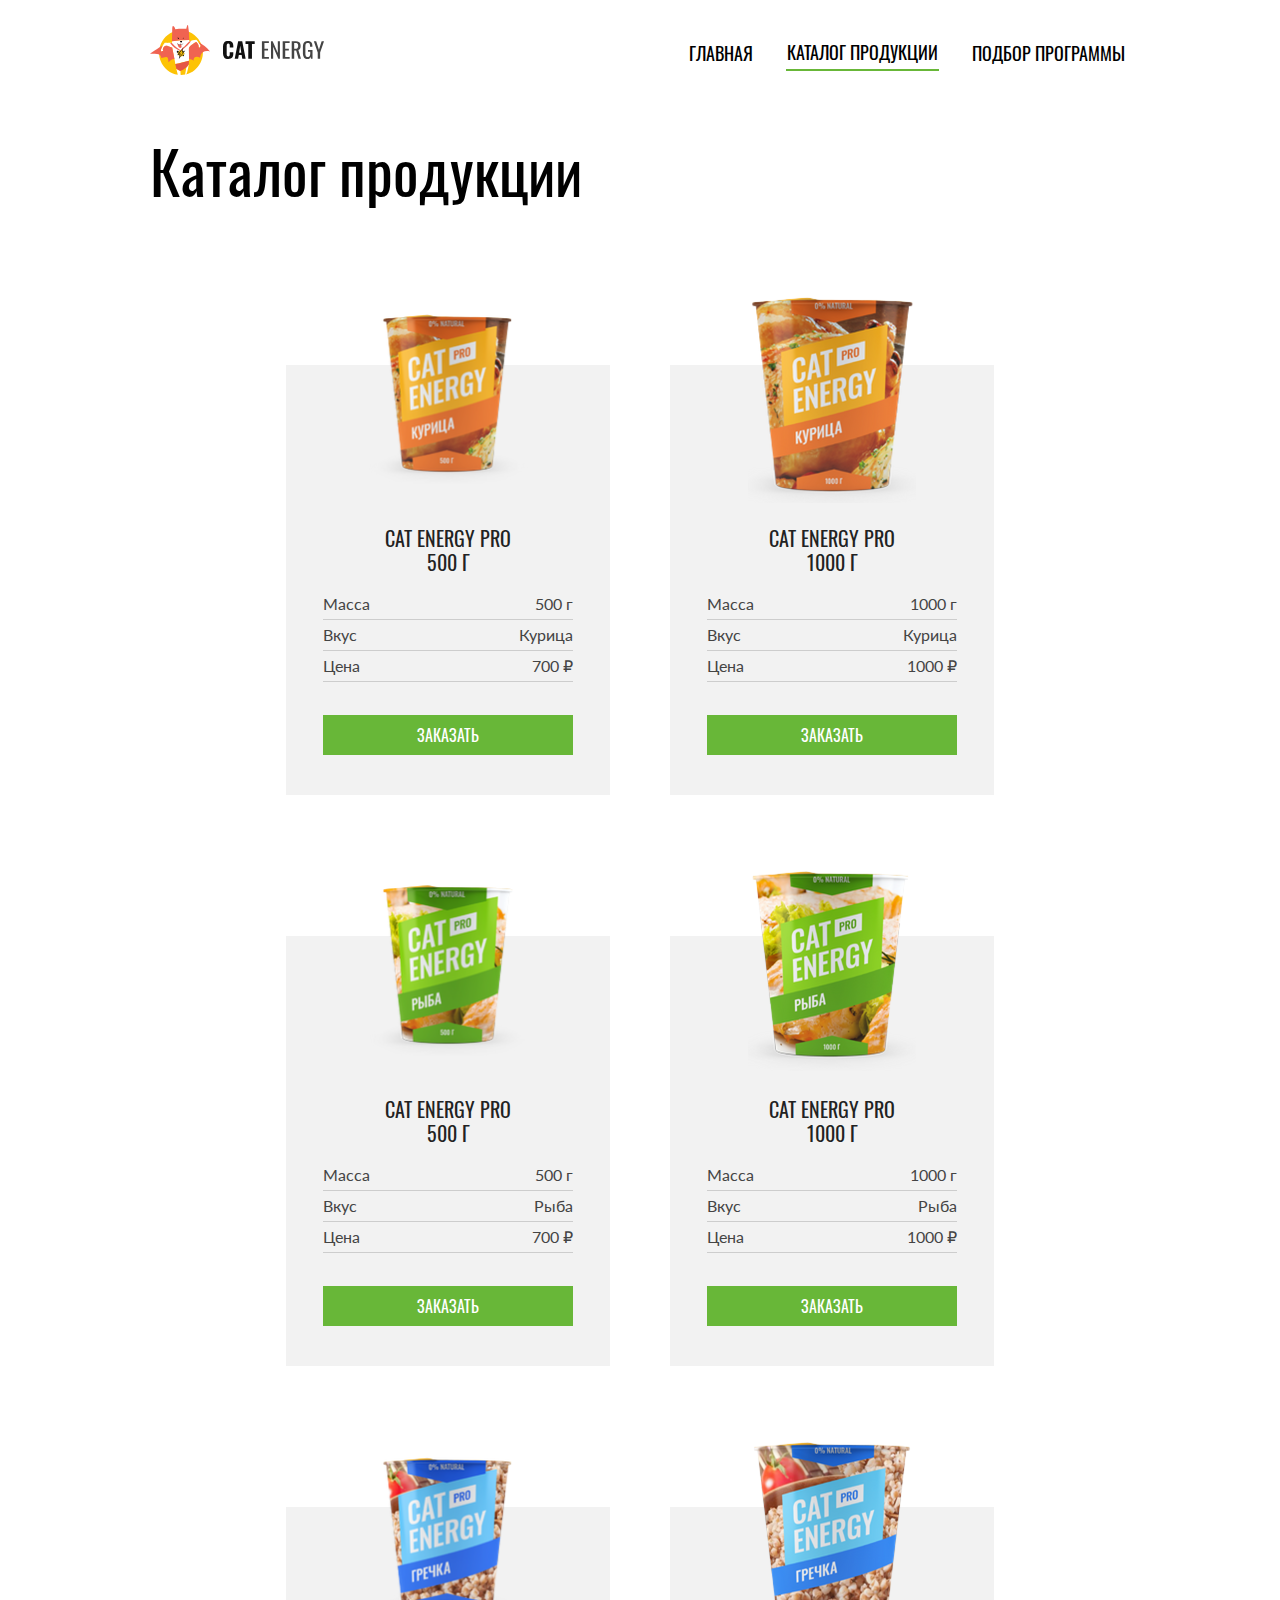
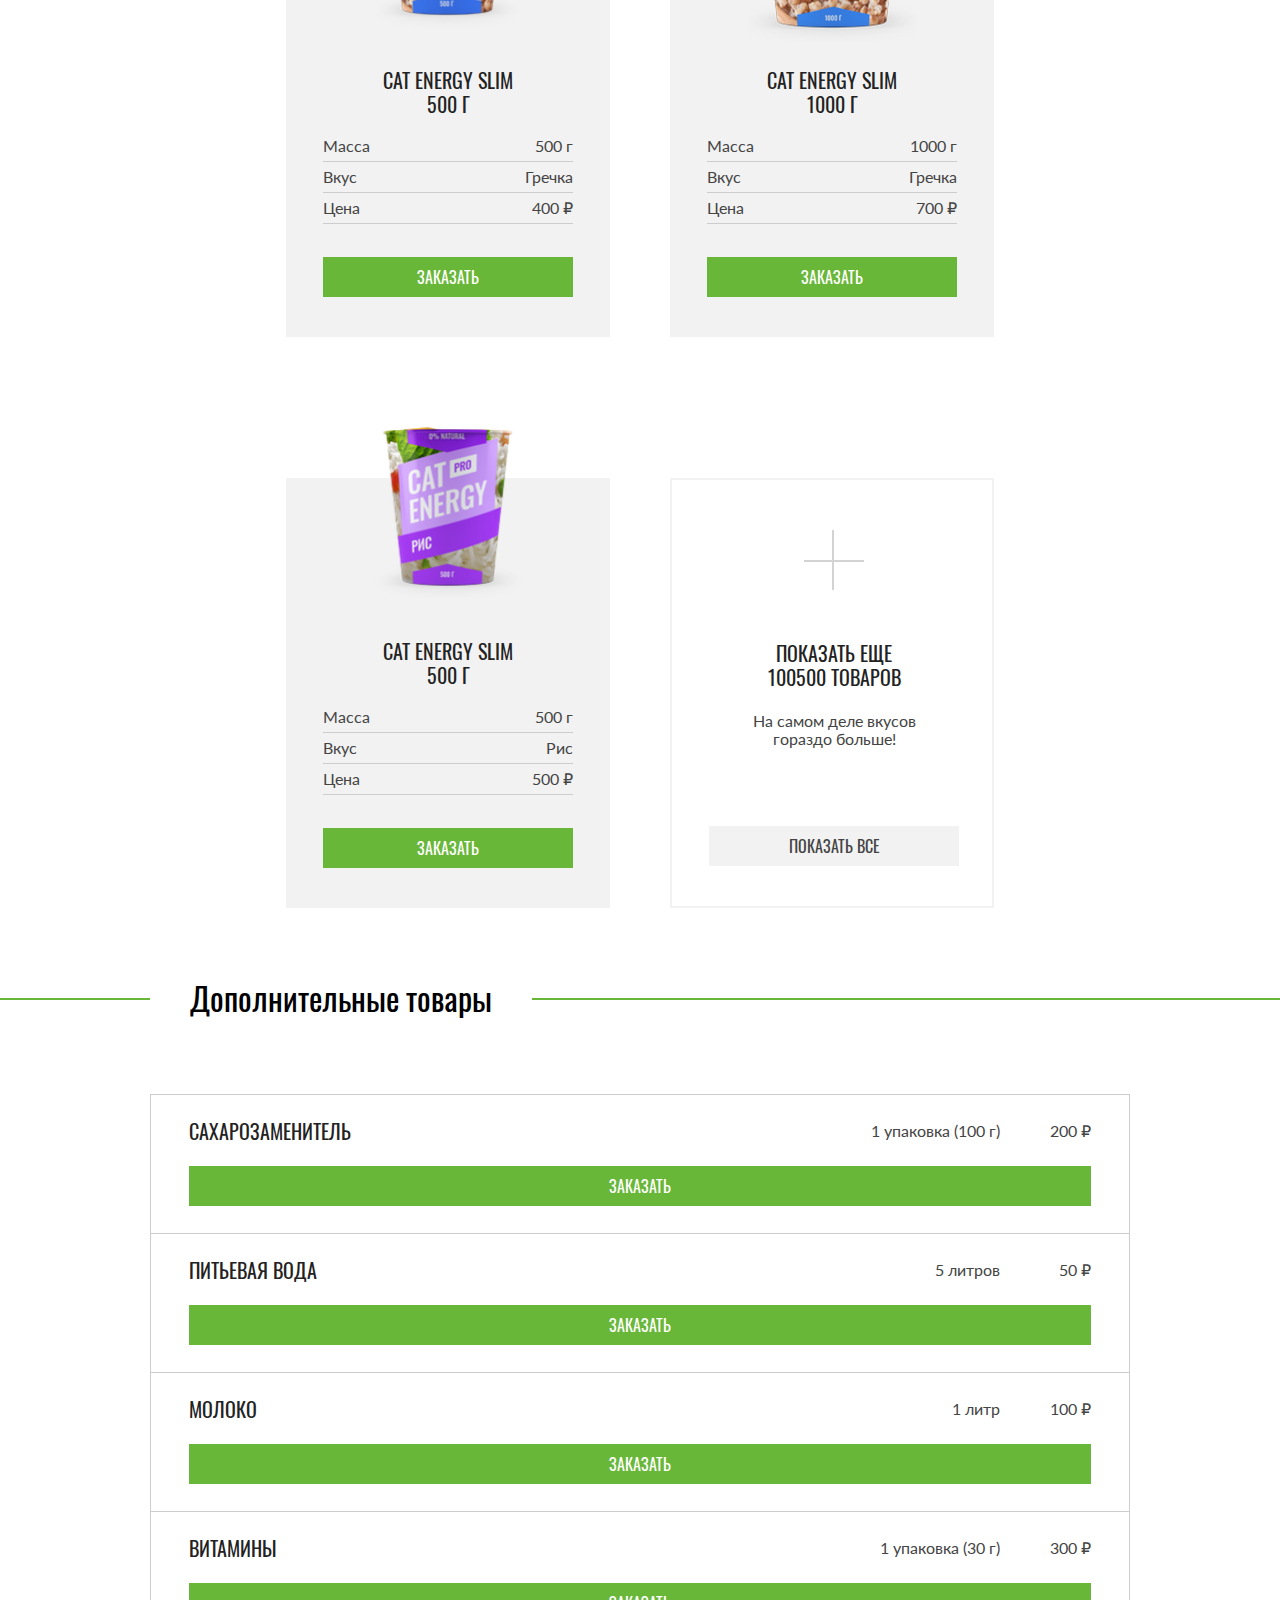
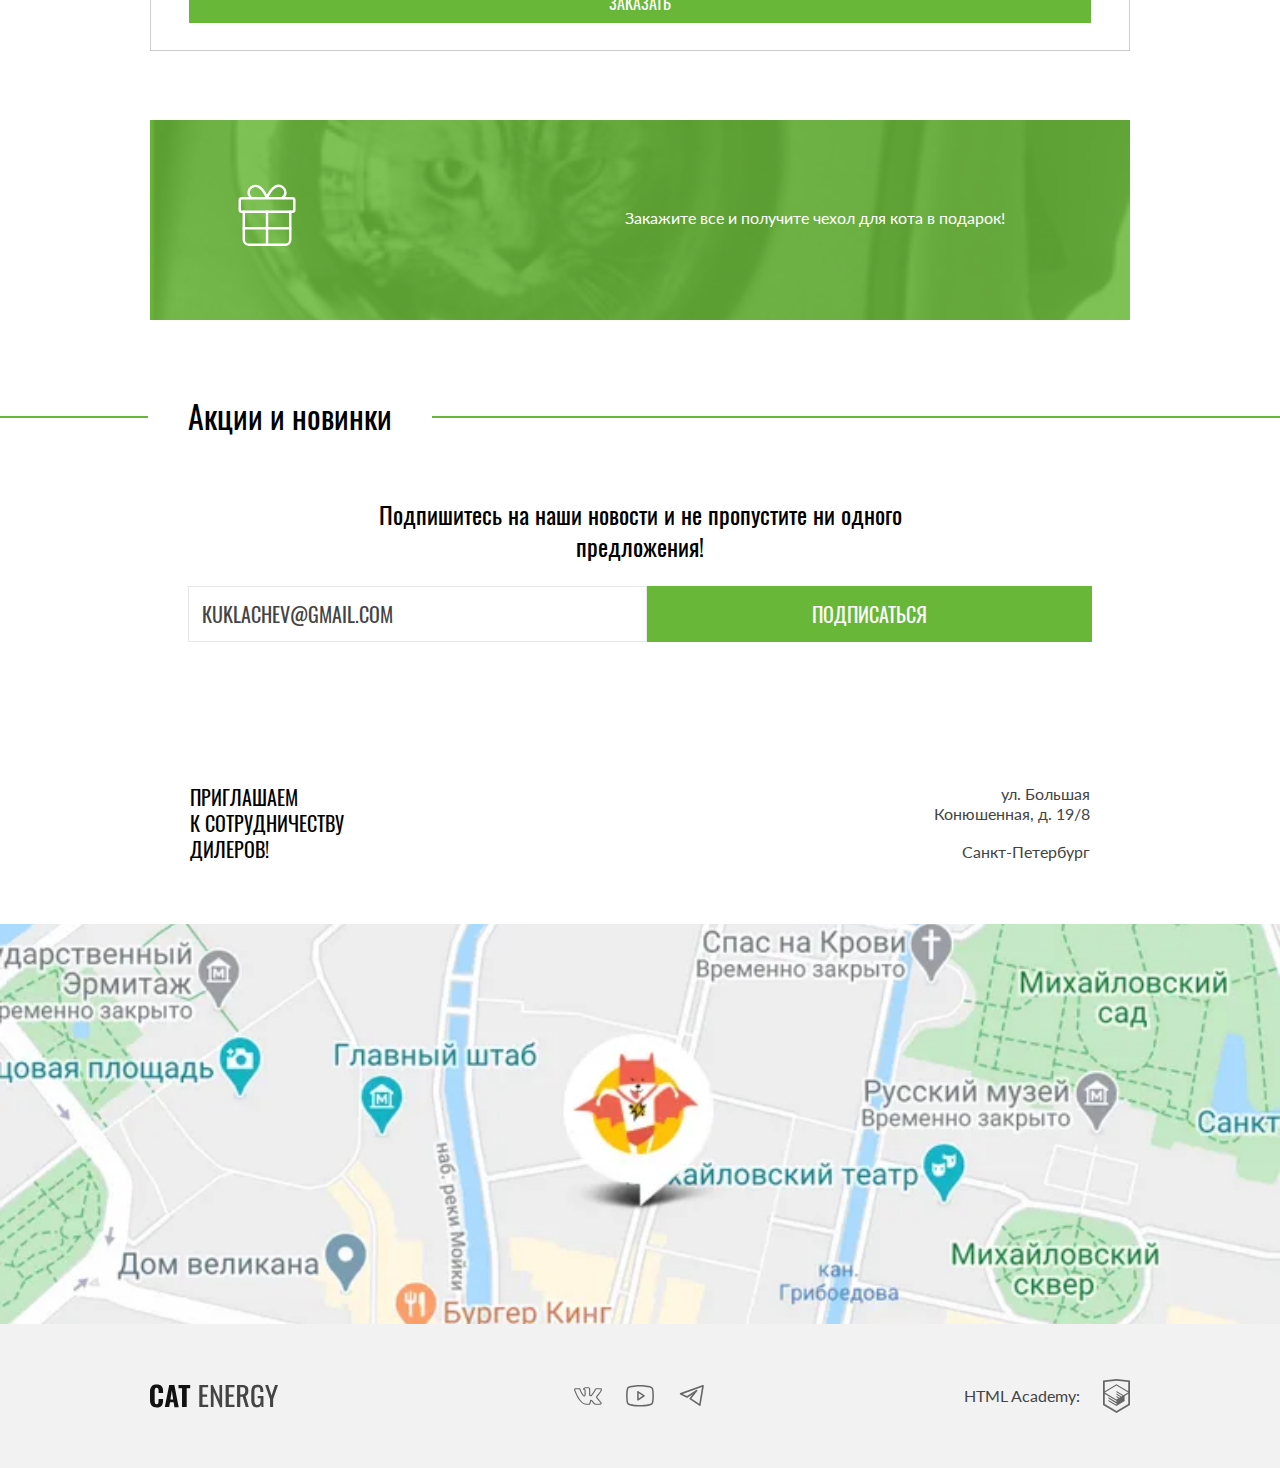
<file: catalog.html>
<!DOCTYPE html><html class="page" lang="ru"><head><meta charset="UTF-8"><title>Каталог продукции Cat Energy</title><meta name="viewport" content="width=device-width,initial-scale=1"><link rel="stylesheet" href="styles/styles.css"><link rel="preload" href="fonts/lato/Lato-Regular.woff2" as="font" type="font/woff2" crossorigin="anonymous"><link rel="preload" href="fonts/oswald/oswaldregular.woff2" as="font" type="font/woff2" crossorigin="anonymous"><link rel="icon" href="favicon.ico"><link rel="icon" href="favicons/16.png" type="image/png"><link rel="icon" href="favicons/32.png" type="image/png"><link rel="icon" href="favicons/152.png" type="image/png"><link rel="manifest" href="manifest.webmanifest"><script src="scripts/index.js" defer="defer"></script></head><body class="page__body"><header class="main-header"><div class="main-header__container container"><div class="main-header__container-control"><a class="main-header__logo-link" href="index.html"><picture><source media="(min-width: 1300px)" width="70" height="59" type="image/svg+xml" srcset="images/logo-desktop.svg"><source media="(min-width: 768px)" width="60" height="50" type="image/svg+xml" srcset="images/logo-tablet.svg"><img class="main-header__logo main-header__logo--img" src="images/logo-mobile.svg" width="33" height="38" alt="логотип Cat Energy"></picture></a><a class="main-header__logo-link main-header__logo-link--text" href="index.html"><img class="main-header__logo main-header__logo--text" src="images/logo-text.svg" width="101" height="18" alt="текстовый логотип Cat Energy"> </a><button class="main-header__toggle main-header__toggle--closed main-header__toggle--nojs" type="button"><span class="visually-hidden">Открыть меню навигации</span></button></div><nav class="main-header__navigation main-header__navigation--closed main-header__navigation--nojs"><ul class="main-header__list"><li class="main-header__item"><a class="main-header__link" href="index.html">Главная</a></li><li class="main-header__item main-header__item--current"><a class="main-header__link" href="#">Каталог продукции</a></li><li class="main-header__item"><a class="main-header__link" href="#">Подбор программы</a></li></ul></nav></div></header><main class="main-container"><section class="catalog"><div class="catalog__container container"><h1 class="visually-hidden">Оформление заказа функционального питания Cat Energy</h1><h2 class="catalog__title">Каталог продукции</h2><ul class="catalog__list"><li class="catalog__item"><article class="product-card"><a class="product-card__img-link" href="#" aria-label="страница товара"><picture><source media="(min-width: 1300px)" width="161" height="172" type="image/png" srcset="images/box-pro-chiken-500-desktop@1x.png, images/box-pro-chiken-500-desktop@2x.png 2x"><source media="(min-width: 768px)" width="161" height="172" type="image/png" srcset="images/box-pro-chiken-500-tablet@1x.png, images/box-pro-chiken-500-tablet@2x.png 2x"><img src="images/box-pro-chiken-500-mobile@1x.png" srcset="images/box-pro-chiken-500-mobile@2x.png 2x" width="68" height="86" alt="Банка Cat Energy pro со вкусом курицы 500 грамм"></picture></a><a class="product-card__title-link" href="#"><h3 class="product-card__title">Cat energy pro 500 г</h3></a><div class="product-card__properties"><dl class="product-card__properties-list"><dt class="product-card__term">Масса</dt><dd class="product-card__definition">500 г</dd><dt class="product-card__term">Вкус</dt><dd class="product-card__definition">Курица</dd><dt class="product-card__term">Цена</dt><dd class="product-card__definition">700 ₽</dd></dl></div><button class="product-card__button button" type="button">Заказать</button></article></li><li class="catalog__item"><article class="product-card"><a class="product-card__img-link" href="#" aria-label="страница товара"><picture><source media="(min-width: 1300px)" width="172" height="196" type="image/png" srcset="images/box-pro-chiken-1000-desktop@1x.png, images/box-pro-chiken-1000-desktop@2x.png 2x"><source media="(min-width: 768px)" width="168" height="206" type="image/png" srcset="images/box-pro-chiken-1000-tablet@1x.png, images/box-pro-chiken-1000-tablet@2x.png 2x"><img src="images/box-pro-chiken-500-mobile@1x.png" srcset="images/box-pro-chiken-500-mobile@2x.png 2x" width="84" height="100" alt="Банка Cat Energy pro со вкусом курицы 1000 грамм"></picture></a><a class="product-card__title-link" href="#"><h3 class="product-card__title">Cat energy pro 1000 г</h3></a><div class="product-card__properties"><dl class="product-card__properties-list"><dt class="product-card__term">Масса</dt><dd class="product-card__definition">1000 г</dd><dt class="product-card__term">Вкус</dt><dd class="product-card__definition">Курица</dd><dt class="product-card__term">Цена</dt><dd class="product-card__definition">1000 ₽</dd></dl></div><button class="product-card__button button" type="button">Заказать</button></article></li><li class="catalog__item"><article class="product-card"><a class="product-card__img-link" href="#" aria-label="страница товара"><picture><source media="(min-width: 1300px)" width="163" height="174" type="image/png" srcset="images/box-pro-fish-500-desktop@1x.png, images/box-pro-fish-500-desktop@2x.png 2x"><source media="(min-width: 768px)" width="163" height="174" type="image/png" srcset="images/box-pro-fish-500-tablet@1x.png, images/box-pro-fish-500-tablet@2x.png 2x"><img src="images/box-pro-fish-500-mobile@1x.png" srcset="images/box-pro-fish-500-mobile@2x.png 2x" width="68" height="86" alt="Банка Cat Energy pro со вкусом рыбы 500 грамм"></picture></a><a class="product-card__title-link" href="#"><h3 class="product-card__title">Cat energy pro 500 г</h3></a><div class="product-card__properties"><dl class="product-card__properties-list"><dt class="product-card__term">Масса</dt><dd class="product-card__definition">500 г</dd><dt class="product-card__term">Вкус</dt><dd class="product-card__definition">Рыба</dd><dt class="product-card__term">Цена</dt><dd class="product-card__definition">700 ₽</dd></dl></div><button class="product-card__button button" type="button">Заказать</button></article></li><li class="catalog__item"><article class="product-card"><a class="product-card__img-link" href="#" aria-label="страница товара"><picture><source media="(min-width: 1300px)" width="172" height="196" type="image/png" srcset="images/box-pro-fish-1000-desktop@1x.png, images/box-pro-fish-1000-desktop@2x.png 2x"><source media="(min-width: 768px)" width="168" height="200" type="image/png" srcset="images/box-pro-fish-1000-tablet@1x.png, images/box-pro-fish-1000-tablet@2x.png 2x"><img src="images/box-pro-fish-1000-mobile@1x.png" srcset="images/box-pro-fish-1000-mobile@2x.png 2x" width="84" height="100" alt="Банка Cat Energy pro со вкусом рыбы 1000 грамм"></picture></a><a class="product-card__title-link" href="#"><h3 class="product-card__title">Cat energy pro 1000 г</h3></a><div class="product-card__properties"><dl class="product-card__properties-list"><dt class="product-card__term">Масса</dt><dd class="product-card__definition">1000 г</dd><dt class="product-card__term">Вкус</dt><dd class="product-card__definition">Рыба</dd><dt class="product-card__term">Цена</dt><dd class="product-card__definition">1000 ₽</dd></dl></div><button class="product-card__button button" type="button">Заказать</button></article></li><li class="catalog__item"><article class="product-card"><a class="product-card__img-link" href="#" aria-label="страница товара"><picture><source media="(min-width: 1300px)" width="161" height="171" type="image/png" srcset="images/box-slim-buckwheat-500-desktop@1x.png, images/box-slim-buckwheat-500-desktop@2x.png 2x"><source media="(min-width: 768px)" width="161" height="171" type="image/png" srcset="images/box-slim-buckwheat-500-tablet@1x.png, images/box-slim-buckwheat-500-tablet@2x.png 2x"><img src="images/box-slim-buckwheat-500-mobile@1x.png" srcset="images/box-slim-buckwheat-500-mobile@2x.png 2x" width="68" height="78" alt="Банка Cat Energy slim со вкусом гречки 500 грамм"></picture></a><a class="product-card__title-link" href="#"><h3 class="product-card__title">Cat energy slim 500 г</h3></a><div class="product-card__properties"><dl class="product-card__properties-list"><dt class="product-card__term">Масса</dt><dd class="product-card__definition">500 г</dd><dt class="product-card__term">Вкус</dt><dd class="product-card__definition">Гречка</dd><dt class="product-card__term">Цена</dt><dd class="product-card__definition">400 ₽</dd></dl></div><button class="product-card__button button" type="button">Заказать</button></article></li><li class="catalog__item"><article class="product-card"><a class="product-card__img-link" href="#" aria-label="страница товара"><picture><source media="(min-width: 1300px)" width="172" height="196" type="image/png" srcset="images/box-slim-buckwheat-1000-desktop@1x.png, images/box-slim-buckwheat-1000-desktop@2x.png 2x"><source media="(min-width: 768px)" width="168" height="200" type="image/png" srcset="images/box-slim-buckwheat-1000-tablet@1x.png, images/box-slim-buckwheat-1000-tablet@2x.png 2x"><img src="images/box-slim-buckwheat-1000-mobile@1x.png" srcset="images/box-slim-buckwheat-1000-mobile@2x.png 2x" width="84" height="100" alt="Банка Cat Energy slim со вкусом гречки 1000 грамм"></picture></a><a class="product-card__title-link" href="#"><h3 class="product-card__title">Cat energy slim 1000 г</h3></a><div class="product-card__properties"><dl class="product-card__properties-list"><dt class="product-card__term">Масса</dt><dd class="product-card__definition">1000 г</dd><dt class="product-card__term">Вкус</dt><dd class="product-card__definition">Гречка</dd><dt class="product-card__term">Цена</dt><dd class="product-card__definition">700 ₽</dd></dl></div><button class="product-card__button button" type="button">Заказать</button></article></li><li class="catalog__item"><article class="product-card"><a class="product-card__img-link" href="#" aria-label="страница товара"><picture><source media="(min-width: 1300px)" width="163" height="174" type="image/png" srcset="images/box-slim-rice-500-desktop@1x.png, images/box-slim-rice-500-desktop@2x.png 2x"><source media="(min-width: 768px)" width="163" height="174" type="image/png" srcset="images/box-slim-rice-500-tablet@1x.png, images/box-slim-rice-500-tablet@2x.png 2x"><img src="images/box-slim-rice-500-mobile@1x.png" srcset="images/box-slim-rice-500-mobile@2x.png 2x" width="72" height="84" alt="Банка Cat Energy slim со вкусом риса 500 грамм"></picture></a><a class="product-card__title-link" href="#"><h3 class="product-card__title">Cat energy slim 500 г</h3></a><div class="product-card__properties"><dl class="product-card__properties-list"><dt class="product-card__term">Масса</dt><dd class="product-card__definition">500 г</dd><dt class="product-card__term">Вкус</dt><dd class="product-card__definition">Рис</dd><dt class="product-card__term">Цена</dt><dd class="product-card__definition">500 ₽</dd></dl></div><button class="product-card__button button" type="button">Заказать</button></article></li><li class="catalog__item"><article class="product-card product-card--show-all"><h3 class="product-card__title">Показать еще 100500 товаров</h3><p class="product-card__description">На самом деле вкусов гораздо больше!</p><a class="product-card__button button button--light" href="#">Показать все</a></article></li></ul></div></section><section class="sub-catalog"><div class="sub-catalog__container container"><h2 class="sub-catalog__title">Дополнительные товары</h2><div class="sub-catalog__content-wrapper"><ul class="sub-catalog__list"><li class="sub-catalog__item sub-card"><h3 class="sub-card__product-title">Сахарозаменитель</h3><p class="sub-card__product-tare">1 упаковка (100 г)</p><p class="sub-card__product-price">200 ₽</p><button class="sub-card__button button" type="button">Заказать</button></li><li class="sub-catalog__item sub-card"><h3 class="sub-card__product-title">Питьевая вода</h3><p class="sub-card__product-tare">5 литров</p><p class="sub-card__product-price">50 ₽</p><button class="sub-card__button button" type="button">Заказать</button></li><li class="sub-catalog__item sub-card"><h3 class="sub-card__product-title">Молоко</h3><p class="sub-card__product-tare">1 литр</p><p class="sub-card__product-price">100 ₽</p><button class="sub-card__button button" type="button">Заказать</button></li><li class="sub-catalog__item sub-card"><h3 class="sub-card__product-title">Витамины</h3><p class="sub-card__product-tare">1 упаковка (30 г)</p><p class="sub-card__product-price">300 ₽</p><button class="sub-card__button button" type="button">Заказать</button></li></ul><div class="sub-catalog__bonus"><p class="sub-catalog__bonus-description">Закажите все и получите чехол для кота в подарок!</p></div></div></div></section><section class="promotions"><div class="promotions__container container"><h2 class="promotions__title">Акции и новинки</h2><p class="promotions__description">Подпишитесь на наши новости и не пропустите ни одного предложения!</p><form class="promotions__form" action="https://echo.htmlacademy.ru"><label class="visually-hidden" for="e-mail">E-mail</label> <input class="promotions__input" type="email" name="e-mail" id="e-mail" placeholder="кuklachev@gmail.com"> <button class="promotions__button button" type="button">Подписаться</button></form></div></section><section class="map"><div class="container map__container"><div class="map__description-container"><h2 class="visually-hidden">Контакты</h2><p class="map__description">Приглашаем<br>к сотрудничеству дилеров!</p><address class="map__address">ул. Большая Конюшенная, д. 19/8<span class="map__address">Санкт-Петербург</span></address></div></div><div class="map__location"><picture><source media="(min-width: 1300px)" width="1440" height="400" type="image/webp" srcset="images/map-desktop@1x.webp, images/map-desktop@2x.webp 2x"><source media="(min-width: 768px)" width="768" height="400" type="image/webp" srcset="images/map-tablet@1x.webp, images/map-tablet@2x.webp 2x"><source width="320" height="362" type="image/webp" srcset="images/map-mobile@1x.webp, images/map-mobile@2x.webp 2x"><source media="(min-width: 1300px)" width="1440" height="400" type="image/png" srcset="images/map-desktop@1x.png, images/map-desktop@2x.png 2x"><source media="(min-width: 768px)" width="768" height="400" type="image/png" srcset="images/map-tablet@1x.png, images/map-tablet@2x.png 2x"><img class="map__location-img" src="images/map-mobile@1x.png" srcset="images/map-mobile@2x.png 2x" width="320" height="362" alt="Местонахождение на карте"></picture><iframe class="map__location-iframe" src="https://www.google.com/maps/embed?pb=!1m18!1m12!1m3!1d1998.6094560304048!2d30.323465821758433!3d59.93862242360575!2m3!1f0!2f0!3f0!3m2!1i1024!2i768!4f13.1!3m3!1m2!1s0x4696310fca145cc1%3A0x42b32648d8238007!2z0JHQvtC70YzRiNCw0Y8g0JrQvtC90Y7RiNC10L3QvdCw0Y8g0YPQuy4sIDE5LzgsINCh0LDQvdC60YIt0J_QtdGC0LXRgNCx0YPRgNCzLCAxOTExODY!5e0!3m2!1sru!2sru!4v1714467114008!5m2!1sru!2sru" width="320" height="362" style="border:0;" allowfullscreen="" loading="lazy" referrerpolicy="no-referrer-when-downgrade"></iframe></div></section></main><footer class="footer"><div class="footer__container container"><a class="footer__logo" href="#" aria-current="page"><img src="images/logo-text.svg" width="128" height="24" alt="текстовый логотип Cat Energy"></a><div class="footer__social-wrapper"><h2 class="visually-hidden">Социальные сети</h2><ul class="footer__social-list social-list"><li class="social-list__item"><a class="social-list__link social-list__link--vk" href="https://vk.com/htmlacademy" target="_blank" rel="noreferrer noopener"><span class="visually-hidden">Мы во Вконтакте.</span></a></li><li class="social-list__item"><a class="social-list__link social-list__link--youtube" href="https://www.youtube.com/user/htmlacademyru" target="_blank" rel="noreferrer noopener"><span class="visually-hidden">Мы на Youtube.</span></a></li><li class="social-list__item"><a class="social-list__link social-list__link--telegram" href="tg://resolve?domain=htmlacademy" target="_blank" rel="noreferrer noopener"><span class="visually-hidden">Мы в Telegram.</span></a></li></ul></div><a class="footer__copyright-link" href="https://htmlacademy.ru" target="_blank" rel="noreferrer noopener"><span class="footer__copyright-name">HTML Academy:</span></a></div></footer></body></html>
</file>
<file: styles/styles.css>
@font-face{font-family:Lato;font-weight:400;font-style:normal;src:url(../fonts/lato/Lato-Regular.woff2)format("woff2");font-display:swap}@font-face{font-family:Oswald;font-weight:400;font-style:normal;src:url(../fonts/oswald/oswaldregular.woff2)format("woff2");font-display:swap}*,:before,:after{box-sizing:border-box}html{height:100%}body{color:#444;margin:0;padding:0;font-family:Lato,sans-serif;font-size:14px;line-height:18px}.visually-hidden{clip:rect(0 0 0 0);border:0;width:1px;height:1px;margin:-1px;padding:0;position:absolute;overflow:hidden}.page{margin:0;padding:0}.button{text-transform:uppercase;color:#fff;text-align:center;cursor:pointer;background-color:#68b738;border:none;width:100%;padding:10px 0;font-family:Oswald,sans-serif;font-size:16px;line-height:20px;text-decoration:none;display:inline-block}@media (width>=768px){.button{font-size:16px;line-height:20px}}.button:hover{background-color:#5eaa2f}.button:active{color:#ffffff4d;background-color:#5eaa2f}.button--light{color:#444;background-color:#f2f2f2}.button--light:hover,.button--light:active{color:#444;background-color:#ebebeb}.container{min-width:280px;max-width:500px;min-height:100%;margin:0 auto;padding:0 20px}@media (width>=768px){.container{min-width:708px;max-width:1040px;padding:0 30px}}@media (width>=1300px){.container{width:1300px;min-width:1300px;max-width:none;padding:0 40px}}@media (width>=768px){.main-header{margin-top:25px}}@media (width>=1300px){.main-header{margin-top:55px;margin-bottom:74px}.main-header--index-desktop{z-index:2;margin-top:55px;margin-bottom:0;position:absolute;top:0;left:50%;transform:translate(-50%)}}.main-header__container{padding:0;position:relative}@media (width>=768px){.main-header__container{justify-content:start;align-items:center;padding:0 30px;display:flex}}@media (width>=1300px){.main-header__container{padding:0 40px}}.main-header__container-control{justify-content:space-between;align-items:center;display:flex}@media (width>=768px){.main-header__container-control{margin-right:auto}}.main-header__logo-link{align-items:center;margin:0;padding:13px 15px 14px 20px;text-decoration:none;display:flex}.main-header__logo-link--text{padding:25px 10px 20px}@media (width>=768px){.main-header__logo-link{margin-right:0;padding:0}.main-header__logo-link--text{margin-right:auto;padding:16px 13px}}.main-header__logo-link picture,.main-header__logo-link source{display:contents}@media (width>=1300px){.main-header__logo:hover{opacity:.6}.main-header__logo:active{opacity:.4}.main-header__logo--text{width:118px;height:21px}}.main-header__toggle{cursor:pointer;background-color:#fff;border:none;width:65px;height:65px;padding:23px 20px 25px;text-decoration:none;display:block;position:relative}@media (width>=768px){.main-header__toggle{display:none}}.main-header__toggle--closed:before{content:"";background-color:#000;width:24px;height:2px;position:absolute;top:24px;right:20px;box-shadow:0 7px #000,0 14px #000}.main-header__toggle--opened:before,.main-header__toggle--opened:after{content:"";background-color:#000;width:25px;height:2px;position:absolute;top:32px;right:20px}.main-header__toggle--opened:before{box-shadow:none;transform:rotate(45deg)}.main-header__toggle--opened:after{transform:rotate(-45deg)}.main-header__toggle--nojs{visibility:hidden}.main-header__list{text-transform:uppercase;z-index:2;background-color:#fff;width:100%;max-width:500px;margin:0;padding:0;font-family:Oswald,sans-serif;font-size:20px;line-height:20px;list-style-type:none;display:block;position:absolute;top:100%;left:0}@media (width>=768px){.main-header__list{text-transform:uppercase;background-color:#0000;flex-wrap:wrap;justify-content:end;align-items:center;width:100%;max-width:800px;margin:0;padding:0;font-family:Oswald,sans-serif;font-size:18px;line-height:18px;list-style-type:none;display:flex;position:static}}@media (width>=1300px){.main-header__list{max-width:600px;font-size:20px;line-height:20px}}@media (width<=767px){.main-header__navigation--closed .main-header__list{display:none}.main-header__navigation--nojs .main-header__list{display:block;position:static}}.main-header__item{border-top:1px solid #e6e6e6}@media (width>=768px){.main-header__item{border-top:none}.main-header__item--current:after{content:"";background-color:#68b738;width:calc(100% - 32px);height:2px;margin:0 auto;display:block}}@media (width>=1300px){.main-header__item--current:after{background-color:#000}.main-header__item--current .main-header__link{cursor:default}.main-header__item--current .main-header__link:hover,.main-header__item--current .main-header__link:active{opacity:1}.main-header--index-desktop li.main-header__item--current:after{content:"";background-color:#fff;width:calc(100% - 32px);height:1px;margin:0 auto;display:block}}.main-header__link{color:#000;text-align:center;margin:0 auto;padding:22px 20px 24px;text-decoration:none;display:block}@media (width>=768px){.main-header__link{padding:14px 17px 8px}.main-header__link:hover{opacity:.5}.main-header__link:active{opacity:.3}}@media (width>=1300px){.main-header__link{padding:19px 18px 8px}.main-header--index-desktop a.main-header__link{color:#fff}}@media (width>=768px){.main-header__item:last-child .main-header__link{padding-right:5px}}@media (width>=1300px){.main-header__item:last-child .main-header__link{padding-right:0}}.main-container{padding:0}.hero{background-image:url(../images/hero-background-mobile@1x.jpg),linear-gradient(#63a63b 302px,#0000 302px);background-position:50% 0;background-repeat:no-repeat;background-size:auto,cover;min-width:280px;min-height:400px;margin-bottom:20px}@media (width>=768px){.hero{background-image:none;min-height:875px;margin-bottom:0}}@media (width>=1300px){.hero{background-image:url(../images/hero-background-desktop@1x.jpg),linear-gradient(90deg,#0000 50%,#63a63b 50%);background-position:calc(50% + 520px) bottom,50%;background-size:1041px 694px,100%;min-height:694px;margin-bottom:82px;overflow-x:hidden}}.hero__container{padding-top:27px;position:relative}@media (width>=768px){.hero__container{padding-top:65px;padding-left:90px}}@media (width>=1300px){.hero__container{padding-top:224px;padding-left:80px}}.hero__title{color:#fff;text-align:center;max-width:575px;margin:0 auto 25px;padding:0;font-family:Oswald,sans-serif;font-size:36px;font-weight:400;line-height:36px;display:block}@media (width>=768px){.hero__title{color:#000;text-align:left;width:450px;margin:0 0 40px;font-size:60px;line-height:60px}}@media (width>=1300px){.hero__title{width:450px}}.hero__text{text-transform:uppercase;color:#fff;text-align:center;max-width:550px;margin:0 auto 29px;font-family:Oswald,sans-serif;line-height:18px}@media (width>=768px){.hero__text{color:#000;text-align:left;margin:0 0 21px;font-size:20px;line-height:20px}}@media (width>=1300px){.hero__text{width:415px;margin-bottom:52px}}.hero__img-wrapper{object-fit:contain;width:280px;height:270px;margin:0 auto;padding:0}@media (width>=768px){.hero__img-wrapper{width:709px;height:609px;margin:0 0 0 -90px}}@media (width>=1300px){.hero__img-wrapper{z-index:2;width:552px;height:499px;margin-left:0;position:absolute;top:143px;left:447px;transform:translate(0)}}.hero__img-wrapper picture,.hero__img-wrapper source{display:contents}@media (width>=768px){.hero__button{z-index:2;width:244px;padding:14px 0;font-size:20px;line-height:26px;position:absolute;bottom:526px;transform:translate(0)}}@media (width>=1300px){.hero__button{position:static}}.programs{margin-bottom:20px}@media (width>=768px){.programs{margin-bottom:48px}}@media (width>=1300px){.programs{margin-bottom:71px}}.programs__list{flex-direction:column;gap:20px;margin:0;padding:0;list-style-type:none;display:flex}@media (width>=768px){.programs__list{gap:30px}}@media (width>=1300px){.programs__list{flex-direction:row;gap:80px}}.programs-card{background-color:#f2f2f2;padding:30px 20px 22px;position:relative}@media (width>=768px){.programs-card{padding:77px 316px 57px 52px}}@media (width>=1300px){.programs-card{width:570px;min-height:374px;padding:77px 61px 59px 52px}}.programs-card__title{text-transform:uppercase;color:#000;margin:0 0 29px 70px;padding:0;font-family:Oswald,sans-serif;font-size:24px;font-weight:400;line-height:37px}@media (width>=768px){.programs-card__title{margin-bottom:24px;margin-left:0;font-size:36px;line-height:36px}}@media (width>=1300px){.programs-card__title{margin-bottom:73px;margin-left:162px}}.programs-card__description{color:#444;border-bottom:1px solid #d9d9d9;margin:0 0 19px;padding-bottom:22px}@media (width>=768px){.programs-card__description{border-bottom:none;margin-bottom:56px;padding-bottom:0;font-size:16px;line-height:24px}}@media (width>=1300px){.programs-card__description{margin-bottom:28px}}.programs-card:before{content:"";background-color:#68b738;border-radius:50%;width:50px;height:50px;margin-right:20px;display:block;position:absolute;top:24px}@media (width>=768px){.programs-card:before{width:200px;height:200px;margin-right:0;top:91px;right:63px}}@media (width>=1300px){.programs-card:before{width:100px;height:100px;top:47px;left:52px}}.programs-card--slim:after{content:"";background-image:url(../icons/stack.svg#programs-cat-slim);background-repeat:no-repeat;width:36px;height:50px;display:block;position:absolute;top:21px;left:27px}@media (width>=768px){.programs-card--slim:after{width:140px;height:194px;top:81px;left:auto;right:93px}}@media (width>=1300px){.programs-card--slim:after{width:70px;height:97px;top:41px;left:67px}}.programs-card--pro:after{content:"";background-image:url(../icons/stack.svg#programs-cat-pro);background-repeat:no-repeat;width:67px;height:28px;display:block;position:absolute;top:35px;left:12px}@media (width>=768px){.programs-card--pro:after{width:268px;height:112px;top:135px;left:auto;right:29px}}@media (width>=1300px){.programs-card--pro:after{width:134px;height:56px;top:67px;left:33px}}.programs-card__link{color:#000;text-transform:uppercase;align-items:center;font-family:Oswald,sans-serif;font-size:16px;line-height:16px;text-decoration:none;display:flex}.programs-card__link:hover .programs-card__arrow:after{transform:translate(8px)}.programs-card__link:active{opacity:.5}@media (width>=768px){.programs-card__link{font-size:20px;line-height:24px}}.programs-card__arrow{width:32px;height:12px;margin-left:15px;position:relative;overflow:hidden}.programs-card__arrow:after{content:"";background-image:url(../icons/stack.svg#programs-arrow);width:32px;height:12px;transition:transform .3s;display:block;position:absolute;left:-8px}@media (width>=768px){.programs-card__arrow{margin-left:25px}}.advantages{margin-bottom:49px}@media (width>=1300px){.advantages{margin-bottom:71px}}.advantages__title{color:#000;margin:0 0 40px;font-family:Oswald,sans-serif;font-size:36px;font-weight:400;line-height:40px}@media (width>=768px){.advantages__title{margin-bottom:32px;font-size:60px;line-height:60px}}.advantages__list{counter-reset:advantages;flex-direction:column;gap:20px;margin:0;padding:0;list-style-type:none;display:flex}@media (width>=768px){.advantages__list{grid-template-columns:repeat(2,250px);gap:37px 135px;padding-right:73px;display:grid}}@media (width>=1300px){.advantages__list{grid-template-columns:repeat(4,250px);gap:74px;padding-right:0;display:grid}}.advantages__item{gap:20px;display:flex;position:relative}@media (width>=768px){.advantages__item{flex-direction:column;gap:31px;min-height:280px;padding:40px 0}}.advantages__item--leaf:before{content:"";background-color:#68b738;background-image:url(../icons/stack.svg#advantages__item--leaf);background-position:50%;background-repeat:no-repeat;background-size:28px;flex-shrink:0;width:60px;height:60px;display:block}@media (width>=768px){.advantages__item--leaf:before{width:80px;height:80px}}.advantages__item--water:before{content:"";background-color:#68b738;background-image:url(../icons/stack.svg#advantages__item--water);background-position:50%;background-repeat:no-repeat;background-size:28px;flex-shrink:0;width:60px;height:60px;display:block}@media (width>=768px){.advantages__item--water:before{width:80px;height:80px}}.advantages__item--food:before{content:"";background-color:#68b738;background-image:url(../icons/stack.svg#advantages__item--food);background-position:50%;background-repeat:no-repeat;background-size:28px;flex-shrink:0;width:60px;height:60px;display:block}@media (width>=768px){.advantages__item--food:before{width:80px;height:80px}}.advantages__item--watch:before{content:"";background-color:#68b738;background-image:url(../icons/stack.svg#advantages__item--watch);background-position:50%;background-repeat:no-repeat;background-size:28px;flex-shrink:0;width:60px;height:60px;display:block}@media (width>=768px){.advantages__item--watch:before{width:80px;height:80px}}.advantages__description{margin:0}@media (width>=768px){.advantages__description{font-size:16px;line-height:24px}.advantages__item:after{counter-increment:advantages;content:counters(advantages,".")" ";color:#f2f2f2;z-index:-1;font-family:Oswald,sans-serif;font-size:280px;line-height:280px;position:absolute;top:0;right:0}.advantages__item:first-child:after{right:25px}}.example{background-color:#f2f2f2;min-width:280px;padding-top:25px;padding-bottom:40px}@media (width>=768px){.example{background-color:#fff;background-image:linear-gradient(#0000 619px,#f2f2f2 619px);background-position:0;background-size:cover;padding-top:45px;padding-bottom:101px}}@media (width>=1300px){.example{background-image:linear-gradient(#0000 136px,#f2f2f2 136px);padding-top:0;padding-bottom:75px}.example__container{grid-template-columns:432px 1fr;display:grid}}.example__title{color:#000;margin:0 0 40px;font-family:Oswald,sans-serif;font-size:36px;font-weight:400;line-height:40px}@media (width>=768px){.example__title{margin-bottom:60px;font-size:60px;line-height:60px}}@media (width>=1300px){.example__title{margin-bottom:146px}}.example__description{margin:0 0 20px}@media (width>=768px){.example__description{margin-bottom:55px;font-size:16px;line-height:24px}}@media (width>=1300px){.example__description{margin-bottom:69px}}.example__list{justify-content:space-between;width:280px;margin:0 0 32px;padding:0;list-style-type:none;display:flex}@media (width>=768px){.example__list{width:366px;margin-bottom:0}.example__wrapper{justify-content:space-between;align-items:center;margin-bottom:104px;display:flex}}@media (width>=1300px){.example__wrapper{flex-direction:column;align-items:start;gap:59px;margin-bottom:0}}.example__item{text-align:center;border:1px solid #cdcdcd;border-radius:3px;width:124px;min-height:56px;position:relative}@media (width>=768px){.example__item{width:162px}}.example__term{text-transform:lowercase;background-color:#f2f2f2;width:-moz-fit-content;width:fit-content;margin:0 auto;padding:0 14px;font-size:12px;line-height:12px;display:block;position:absolute;bottom:-14px;left:50%;transform:translate(-50%)}@media (width>=768px){.example__term{background-color:#fff;width:max-content;padding:0 8px;font-size:14px;line-height:14px;bottom:-5px}}@media (width>=1300px){.example__term{background-color:#f2f2f2}}.example__definition{color:#000;text-transform:uppercase;margin:0 auto;padding:14px 14px 18px;font-family:Oswald,sans-serif;font-size:24px;line-height:24px;display:block}@media (width>=768px){.example__definition{font-size:30px;line-height:37px}}.example__cost{color:#000;text-transform:uppercase;text-align:center;margin:0 0 20px;font-family:Oswald,sans-serif;font-size:14px;line-height:20px}@media (width>=768px){.example__cost{flex-direction:column;align-items:end;margin-bottom:0;font-size:20px;line-height:20px;display:flex}}@media (width>=1300px){.example__cost{flex-direction:row;justify-content:start;align-items:start}}@media (width>=768px){.example__cost span{margin-top:9px}}@media (width>=1300px){.example__cost span{margin-top:0;margin-left:63px}}@media (width>=768px){.example__comparison{margin:0 auto}}@media (width>=1300px){.example__comparison{grid-area:1/2/3 span/3;margin:0 0 0 100%;transform:translate(-100%)}}.slider{width:280px;height:256px}@media (width>=768px){.slider{width:560px;height:512px}}.slider picture,.slider source{display:contents}.slider__container{grid-template-columns:138px 4px 138px;width:280px;height:256px;display:grid}@media (width>=768px){.slider__container{grid-template-columns:278px 4px 278px;width:560px;height:512px}}.slider__img{overflow:hidden}.slider__img--before{grid-column:1/2;height:256px}@media (width>=768px){.slider__img--before{height:512px}}.slider__img--after{grid-column:3/4;height:256px}@media (width>=768px){.slider__img--after{height:512px}}.slider__img-after{display:block;transform:translate(-50%)}.slider__img-before{display:block}.slider__change-wrapper{z-index:2;grid-area:2/2/-2/3;width:40px;height:40px;position:relative;top:50%;left:50%;transform:translate(-50%,-50%)}.slider__change{border:2px solid #666;border-radius:50%;width:40px;height:40px;position:absolute}.slider__change:hover,.slider__change:focus{border:2px solid #68b738}.slider__change:active{border:2px solid #9ecc82}.slider__change:before{content:"";background-color:#666;width:24px;height:18px;display:block;-webkit-mask-image:url(../icons/stack.svg#example-arrow);mask-image:url(../icons/stack.svg#example-arrow)}.slider__change:hover:before,.slider__change:focus:before{background-color:#68b738}.slider__change:active:before{opacity:.5;background-color:#68b738}.slider__change:after{content:"";z-index:-1;background-color:#666;border-radius:2px;width:4px;height:256px;position:absolute;top:50%;left:50%;transform:translate(-50%,-50%)}.slider__change:hover:after,.slider__change:focus:after{background-color:#68b738}.slider__change:active:after{background-color:#9ecc82}@media (width>=768px){.slider__change:after{height:512px}}.catalog{border-top:1px solid #ebebeb;margin-bottom:25px;padding-top:27px}@media (width>=768px){.catalog{border:none;margin-bottom:0;padding-top:65px;padding-bottom:74px}}@media (width>=1300px){.catalog{padding-top:0;padding-bottom:71px}}.catalog__container{padding:0}.catalog__title{color:#000;margin:0;padding:0 20px 41px;font-family:Oswald,sans-serif;font-size:36px;font-weight:400;line-height:36px;display:block;position:relative}@media (width>=768px){.catalog__title{padding:0 30px 165px;font-size:60px;line-height:60px}}@media (width>=1300px){.catalog__title{padding:0 40px 165px}}.catalog__title:after{content:"";background-color:#ebebeb;width:100%;height:1px;display:block;position:absolute;top:100%;left:50%;transform:translate(-50%)}@media (width>=768px){.catalog__title:after{display:none}}.catalog__list{flex-direction:column;margin:0;padding:0;list-style-type:none;display:flex}@media (width>=768px){.catalog__list{border:none;grid-template-columns:repeat(2,324px);justify-content:center;gap:141px 60px;display:grid}}@media (width>=1300px){.catalog__list{grid-template-columns:repeat(4,245px);gap:144px 80px;display:grid}}.catalog__item article{height:100%}.catalog__item:after{content:"";background-color:#ebebeb;width:100%;height:1px;display:block;position:absolute;left:50%;transform:translate(-50%)}@media (width>=768px){.catalog__item:after{display:none}}.product-card{grid-template-columns:140px 1fr;min-width:280px;padding:20px 20px 25px;display:grid}@media (width>=768px){.product-card{background-color:#f2f2f2;grid-template-rows:161px 1fr;grid-template-columns:250px;min-width:324px;min-height:430px;padding:0 37px 40px}}@media (width>=1300px){.product-card{grid-template-rows:151px 1fr;grid-template-columns:169px;min-width:245px;padding:0 38px 40px}}.product-card__img-link{grid-row:1/span 2;justify-content:center;align-items:center;width:140px;height:107px;display:flex}@media (width>=768px){.product-card__img-link{grid-row:1/2;width:169px;height:210px;margin:-70px auto 0}}.product-card__img-link img{object-fit:container;max-width:100%;max-height:100%;margin:0 auto;display:block}.product-card__button{grid-column:1/-1;margin-top:17px}@media (width>=768px){.product-card__button{margin-top:33px}}.product-card__title-link{text-decoration:none}.product-card__title{text-transform:uppercase;color:#222;width:90px;margin:0 0 14px;font-family:Oswald,sans-serif;font-size:16px;font-weight:400;line-height:20px}@media (width>=768px){.product-card__title{text-align:center;width:135px;margin:0 auto 20px;font-size:20px;line-height:24px}}.product-card__properties-list{grid-template-columns:repeat(2,1fr);margin:0;padding:0;font-size:12px;line-height:16px;list-style-type:none;display:grid}@media (width>=768px){.product-card__properties-list{font-size:16px;line-height:20px}}.product-card__definition{text-align:end;margin:0}@media (width>=768px){.product-card__definition{border-bottom:1px solid #cdcdcd;padding-top:5px;padding-bottom:5px}.product-card__definition:nth-child(2){padding-top:0}.product-card__term{border-bottom:1px solid #cdcdcd;padding-top:5px;padding-bottom:5px}.product-card__term:first-child{padding-top:0}}.product-card--show-all{grid-template-columns:1fr;width:100%;padding-top:78px;position:relative}.product-card--show-all:before{content:"";background-color:#d3d3d3;width:30px;height:1px;position:relative;top:-38px;left:50%;transform:translate(-50%)}.product-card--show-all:after{content:"";background-color:#d3d3d3;width:1px;height:30px;position:absolute;top:39px;left:50%;transform:translateY(-50%)}@media (width>=768px){.product-card--show-all{background-color:#fff;border:2px solid #f2f2f2;grid-template-rows:161px auto 1fr;grid-template-columns:250px;min-width:324px;padding:0 37px 40px}.product-card--show-all:before{width:60px;height:2px;top:80px}.product-card--show-all:after{width:2px;height:60px;top:80px}}@media (width>=1300px){.product-card--show-all{grid-template-rows:151px auto 1fr;grid-template-columns:169px;min-width:245px;padding:0 38px 40px}}.product-card--show-all .product-card__title{text-align:center;width:220px;margin:0 auto 8px}@media (width>=768px){.product-card--show-all .product-card__title{width:170px;margin-bottom:23px}}.product-card--show-all p{text-align:center;margin:0 auto;font-size:12px;line-height:16px}@media (width>=768px){.product-card--show-all p{width:170px;font-size:16px;line-height:18px}}.product-card--show-all .product-card__button{margin-top:21px}@media (width>=1300px){.sub-catalog__content-wrapper{grid-template-columns:1fr 245px;column-gap:81px;display:grid}}.sub-catalog__title{color:#000;background-color:#fff;width:-moz-fit-content;width:fit-content;margin:0 0 36px;font-family:Oswald,sans-serif;font-size:24px;font-weight:400;line-height:24px;display:inline-block;position:relative;box-shadow:-40px 0 #fff,40px 0 #fff}.sub-catalog__title:before{content:"";z-index:-1;background-color:#68b738;width:100vw;height:2px;display:block;position:absolute;top:12px;right:0;box-shadow:100vw 0 #68b738}@media (width>=768px){.sub-catalog__title:before{top:16px}}@media (width>=1300px){.sub-catalog__title:before{top:20px}}@media (width>=768px){.sub-catalog__title{margin-bottom:80px;margin-left:40px;font-size:32px;line-height:32px}}@media (width>=1300px){.sub-catalog__title{margin-left:0;font-size:40px;line-height:40px}}.sub-catalog__list{border-bottom:1px solid #cdcdcd;flex-direction:column;margin:0 0 35px;padding:0;list-style:none;display:flex}@media (width>=768px){.sub-catalog__list{margin-bottom:69px}}@media (width>=1300px){.sub-catalog__list{margin-bottom:0}}.sub-catalog__item{border-top:1px solid #cdcdcd}@media (width>=768px){.sub-catalog__item{border-left:1px solid #cdcdcd;border-right:1px solid #cdcdcd}}@media (width>=1300px){.sub-catalog__item{border-top:1px solid #cdcdcd;border-left:none;border-right:none}}.sub-catalog__bonus{background-color:#68b738;background-image:url(../images/bonus-mobile@1x.png);background-repeat:no-repeat;background-size:cover;width:100%;min-height:290px;margin:0 auto;padding:58px 58px 43px}@media (width>=768px){.sub-catalog__bonus{background-position:50% 65%;background-size:cover;width:100%;min-height:200px;padding:57px 125px 60px 77px}}@media (width>=1300px){.sub-catalog__bonus{width:245px;min-height:290px;padding:56px 42px 43px}}.sub-catalog__bonus-description{color:#fff;text-align:center;margin:0;font-size:16px;line-height:20px}@media (width>=768px){.sub-catalog__bonus-description{text-align:left;flex-direction:row;justify-content:space-between;align-items:center;display:flex}}@media (width>=1300px){.sub-catalog__bonus-description{text-align:center;display:block}}.sub-catalog__bonus-description:before{content:"";background-image:url(../icons/stack.svg#sub-catalog__bonus);min-width:78px;height:80px;margin-bottom:48px;display:block}@media (width>=768px){.sub-catalog__bonus-description:before{width:80px;height:82px;margin-bottom:0;margin-right:264px}}@media (width>=1300px){.sub-catalog__bonus-description:before{margin:0 auto 46px}}.sub-card{grid-template-columns:repeat(2,1fr);padding:12px 0 18px;display:grid}@media (width>=768px){.sub-card{grid-template-columns:1fr 150px 66px;gap:25px;padding:26px 38px 27px}}@media (width>=1300px){.sub-card{grid-template-columns:1fr 165px 82px 244px;align-items:center;gap:40px;padding:15px 0 16px}}.sub-card__product-title{color:#222;text-transform:uppercase;grid-column:1/-1;margin:0 0 13px;padding:0;font-family:Oswald,sans-serif;font-size:16px;font-weight:400;line-height:16px}@media (width>=768px){.sub-card__product-title{grid-column:1/1 span;margin-bottom:0;font-size:20px;line-height:20px}}.sub-card__product-tare{margin:0 0 15px;padding:0;font-size:14px;line-height:14px}@media (width>=768px){.sub-card__product-tare{text-align:end;grid-column:2/1 span;margin-bottom:0;font-size:16px;line-height:20px}}@media (width>=1300px){.sub-card__product-tare{text-align:start}}.sub-card__product-price{text-align:end;margin:0;padding:0}@media (width>=768px){.sub-card__product-price{grid-column:3/1 span;font-size:16px;line-height:20px}}.sub-card__button{grid-column:1/-1}@media (width>=1300px){.sub-card__button{grid-column:4/1 span}}.promotions__container{padding:40px 20px}@media (width>=768px){.promotions__container{padding:80px 68px}}@media (width>=1300px){.promotions__container{padding:96px 40px 104px}}.promotions__title{color:#000;background-color:#fff;width:-moz-fit-content;width:fit-content;margin:0 0 32px;font-family:Oswald,sans-serif;font-size:24px;font-weight:400;line-height:24px;display:inline-block;position:relative;box-shadow:-40px 0 #fff,40px 0 #fff}.promotions__title:before{content:"";z-index:-1;background-color:#68b738;width:100vw;height:2px;display:block;position:absolute;top:12px;right:0;box-shadow:100vw 0 #68b738}@media (width>=768px){.promotions__title:before{top:16px}}@media (width>=1300px){.promotions__title:before{top:20px}}@media (width>=768px){.promotions__title{margin-bottom:66px;font-size:32px;line-height:32px}}@media (width>=1300px){.promotions__title{margin-bottom:72px;font-size:40px;line-height:40px}}.promotions__description{color:#000;text-align:center;margin:0 0 24px;font-family:Oswald,sans-serif;font-size:16px;line-height:24px}@media (width>=768px){.promotions__description{width:632px;margin:0 auto 24px;font-size:24px;line-height:32px}}@media (width>=1300px){.promotions__description{width:750px}}.promotions__input::placeholder{font-family:Oswald,sans-serif;font-size:20px;line-height:auto;color:#444;text-transform:uppercase}.promotions__input{font-family:Oswald,sans-serif;font-size:20px;line-height:auto;color:#444;text-transform:uppercase;border:1px solid #e7e7e7;width:100%;height:56px;margin-bottom:16px;padding:13px}@media (width>=768px){.promotions__input{min-width:376px;margin-bottom:0}}@media (width>=1300px){.promotions__input{min-width:496px}}.promotions__input:hover{border:1px solid #cdcdcd}.promotions__input:active{border:2px solid #444;border-radius:0}.promotions__input:invalid{border:2px solid #ff8282}@media (width>=768px){.promotions__form{justify-content:center;display:flex}}@media (width>=1300px){.promotions__form{width:752px;margin:0 auto}}.promotions__button{height:56px;font-size:20px;line-height:26px}@media (width>=768px){.promotions__button{padding:15px auto}}.map{min-width:280px;position:relative}@media (width>=1300px){.map{background-color:#fff}.map__container{min-height:400px;padding-top:95px;padding-bottom:106px}}.map__description-container{justify-content:space-between;min-width:280px;padding:26px 0;display:flex}@media (width>=768px){.map__description-container{padding:62px 40px}}@media (width>=1300px){.map__description-container{z-index:2;background-color:#fff;width:565px;min-height:199px;padding:60px 78px 60px 80px;position:relative}}.map__description{color:#000;text-transform:uppercase;width:140px;margin:0;padding:0;font-family:Oswald,sans-serif;font-size:16px;line-height:20px}@media (width>=768px){.map__description{width:173px;font-size:20px;line-height:26px}}@media (width>=1300px){.map__description{width:163px}}.map__address{font-style:inherit;flex-direction:column;width:140px;font-size:14px;line-height:20px;display:flex}@media (width>=768px){.map__address{text-align:right;justify-content:space-between;width:157px;font-size:16px;line-height:20px}}@media (width>=1300px){.map__address{text-align:left}}.map__location{width:100%;height:362px}@media (width>=768px){.map__location{height:400px}}@media (width>=1300px){.map__location{height:100%;position:absolute;top:0;left:0}}.map__location-img{object-fit:cover;width:100%;display:block;position:absolute;left:50%;transform:translate(-50%)}@media (width>=1300px){.map__location-img{height:100%}}.map__location-iframe{border:none;width:100%;height:362px;display:block;position:relative}@media (width>=768px){.map__location-iframe{height:400px}}@media (width>=1300px){.map__location-iframe{height:100%}}.footer{background-color:#f2f2f2;min-width:280px}.footer__copyright-link{color:#000;text-decoration:none}.footer__copyright-name{color:#444;font-size:16px;line-height:20px}.footer__container{padding-top:40px;padding-bottom:40px}@media (width>=768px){.footer__container{justify-content:space-between;align-items:center;padding-top:55px;padding-bottom:55px;display:flex}}@media (width>=1300px){.footer__container{justify-content:space-between;align-items:center;padding-top:67px;padding-bottom:67px;display:flex}}.footer__logo img{display:block}.footer__logo{width:128px;margin:0 auto 20px;padding:0;display:block}.footer__logo:hover,.footer__logo:focus{opacity:.8}.footer__logo:active{opacity:.6}@media (width>=768px){.footer__logo{margin:0;padding:0}}.footer__social-wrapper{border-top:1px solid #d9d9d9;border-bottom:1px solid #d9d9d9;margin-bottom:20px;padding:20px}@media (width>=768px){.footer__social-wrapper{border:none;margin:0;padding:0}}.social-list{justify-content:center;gap:24px;min-width:170px;margin:0 auto;padding:0;list-style-type:none;display:flex}@media (width>=768px){.social-list{justify-content:end}}.social-list__link--vk:before{content:"";background-color:#666;width:28px;height:22px;padding:2px auto;display:block;-webkit-mask-image:url(../icons/stack.svg#social-list-vk);mask-image:url(../icons/stack.svg#social-list-vk)}.social-list__link--vk:hover:before,.social-list__link--vk:focus:before{background-color:#68b738}.social-list__link--vk:active:before{opacity:.5;background-color:#68b738}.social-list__link--youtube:before{content:"";background-color:#666;width:28px;height:22px;padding:2px auto;display:block;-webkit-mask-image:url(../icons/stack.svg#social-list-youtube);mask-image:url(../icons/stack.svg#social-list-youtube)}.social-list__link--youtube:hover:before,.social-list__link--youtube:focus:before{background-color:#68b738}.social-list__link--youtube:active:before{opacity:.5;background-color:#68b738}.social-list__link--telegram:before{content:"";background-color:#666;width:28px;height:22px;padding:2px auto;display:block;-webkit-mask-image:url(../icons/stack.svg#social-list-telegram);mask-image:url(../icons/stack.svg#social-list-telegram)}.social-list__link--telegram:hover:before,.social-list__link--telegram:focus:before{background-color:#68b738}.social-list__link--telegram:active:before{opacity:.5;background-color:#68b738}.footer__copyright-link{justify-content:space-between;align-items:center;display:flex}.footer__copyright-link:after{content:"";background-color:#666;width:27px;height:34px;display:block;-webkit-mask-image:url(../icons/stack.svg#logo-html);mask-image:url(../icons/stack.svg#logo-html)}@media (width>=768px){.footer__copyright-link:after{margin-left:23px}}.footer__copyright-link:hover:after,.footer__copyright-link:focus:after{background-color:#68b738}.footer__copyright-link:active:after{opacity:.5;background-color:#68b738}@media (width>=768px){.footer__copyright-link{margin:0;padding:0}}
</file>
